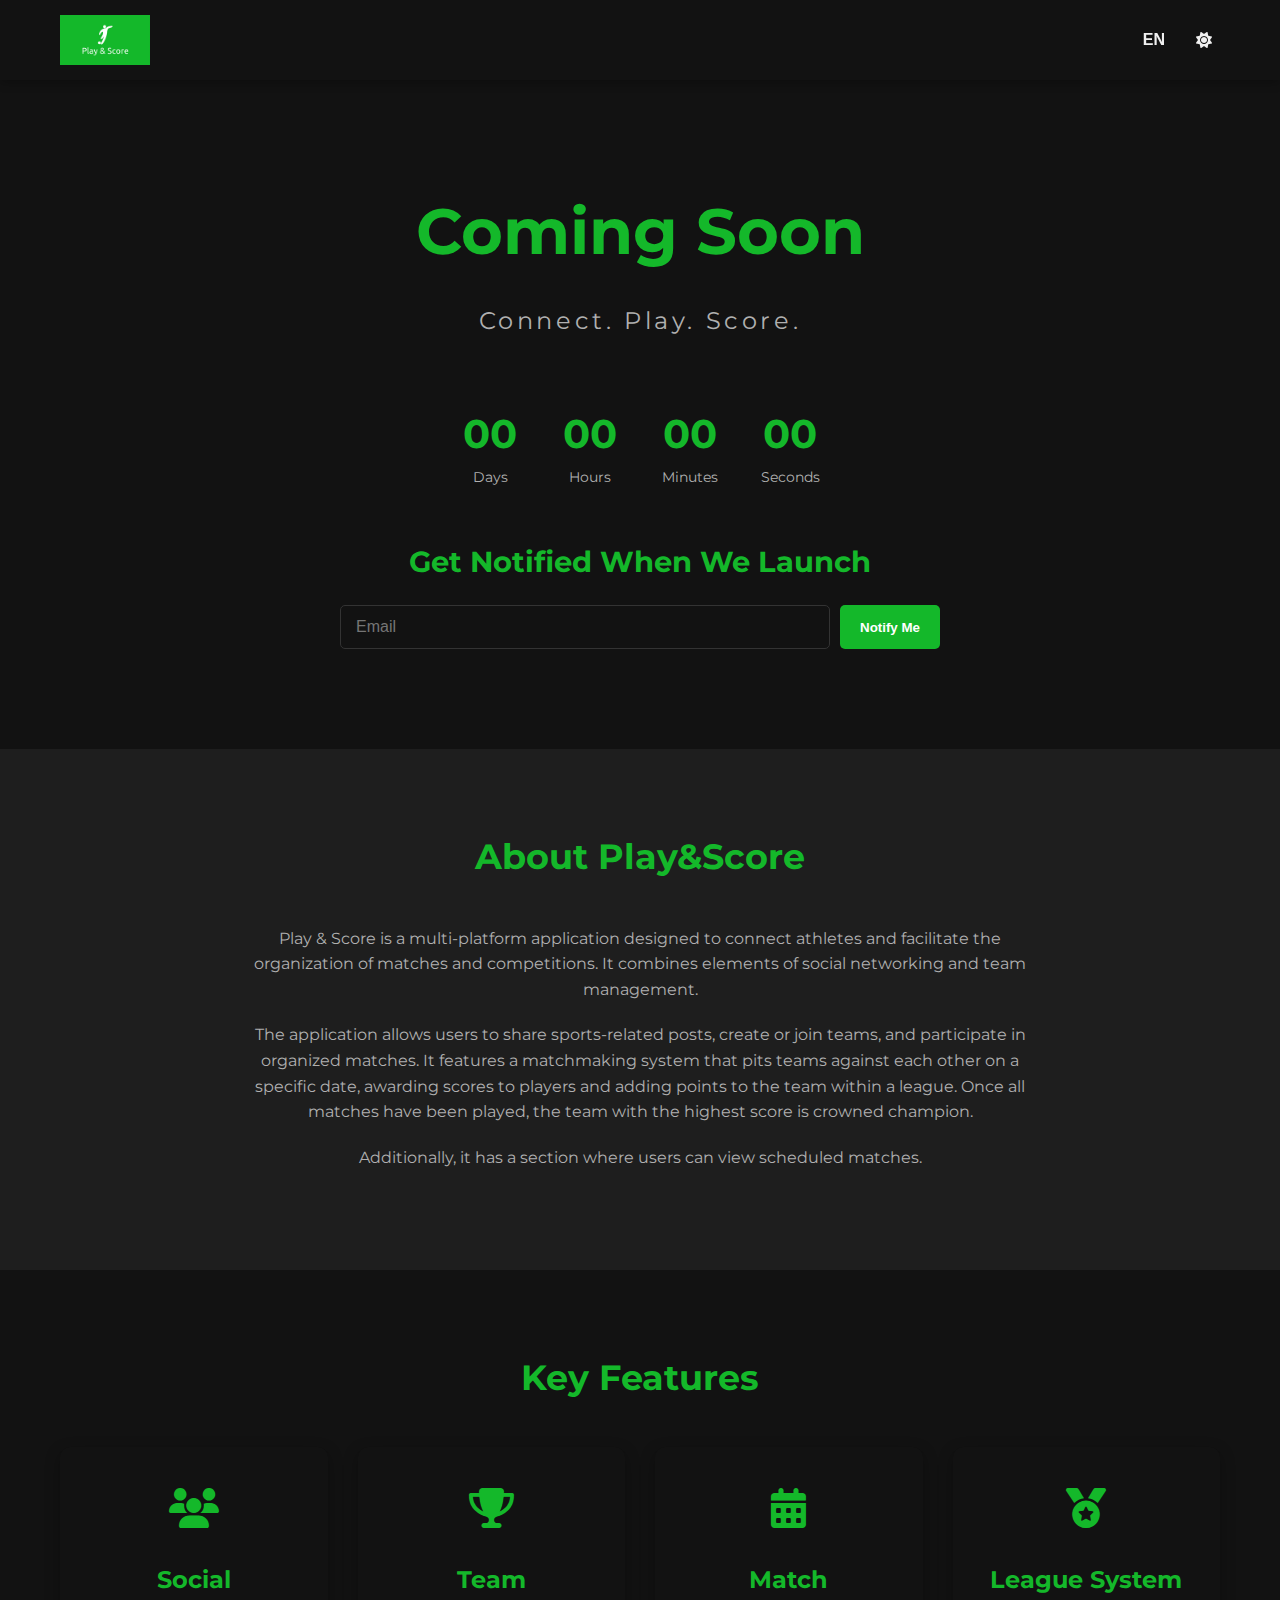
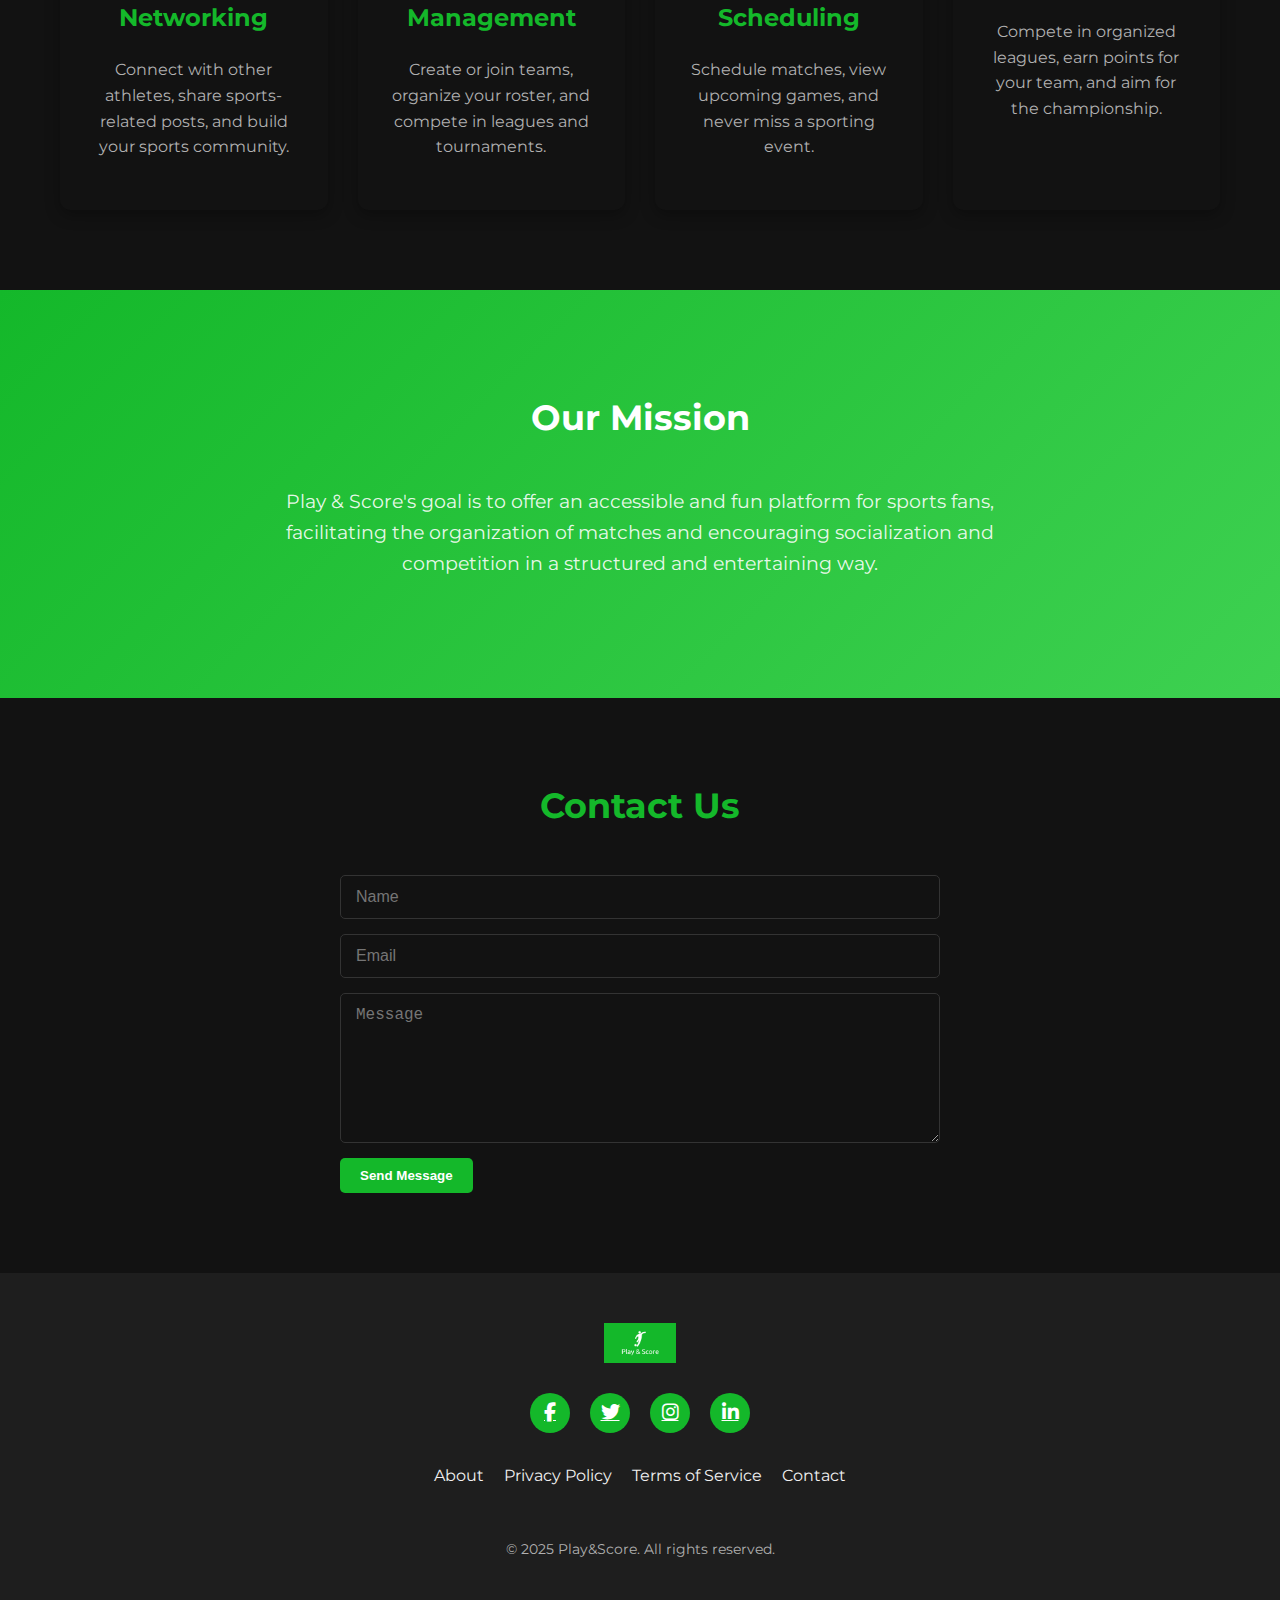
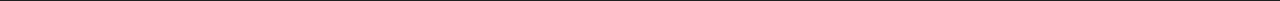
<file: index.html>
<!DOCTYPE html>
<html lang="en">
<head>
    <meta charset="UTF-8">
    <meta name="viewport" content="width=device-width, initial-scale=1.0">
    <title>Play&Score - Coming Soon</title>
    <link rel="icon" href="images/icon.png" type="image/png">
    <link rel="stylesheet" href="css/styles.css">
    <link rel="stylesheet" href="css/animations.css">
    <link rel="stylesheet" href="https://cdnjs.cloudflare.com/ajax/libs/font-awesome/6.4.0/css/all.min.css">
    <link href="https://fonts.googleapis.com/css2?family=Montserrat:wght@300;400;500;600;700&display=swap" rel="stylesheet">
</head>
<body class="light-mode">
    <!-- Animated soccer balls -->
    <div class="soccer-ball"></div>
    <div class="soccer-ball"></div>
    <div class="soccer-ball"></div>
    <div class="soccer-ball"></div>
    <div class="soccer-ball"></div>
    
    <header>
        <div class="container">
            <div class="logo-container">
                <img src="images/logoverde.png" alt="Play&Score Logo" class="logo dark-mode-logo">
                <img src="images/logoblanco.png" alt="Play&Score Logo" class="logo light-mode-logo">
            </div>
            <div class="controls">
                <button id="language-toggle" aria-label="Toggle Language">
                    <span class="current-lang">EN</span>
                </button>
                <button id="theme-toggle" aria-label="Toggle Dark Mode">
                    <i class="fas fa-moon"></i>
                </button>
            </div>
        </div>
    </header>

    <main>
        <section class="hero">
            <div class="container">
                <h1 class="coming-soon" data-en="Coming Soon" data-es="Próximamente"></h1>
                <div class="tagline">
                    <p class="typing-animation" data-en="Connect. Play. Score." data-es="Conecta. Juega. Marca."></p>
                </div>
                <div class="countdown">
                    <div class="countdown-item">
                        <span id="days">00</span>
                        <span class="countdown-label" data-en="Days" data-es="Días"></span>
                    </div>
                    <div class="countdown-item">
                        <span id="hours">00</span>
                        <span class="countdown-label" data-en="Hours" data-es="Horas"></span>
                    </div>
                    <div class="countdown-item">
                        <span id="minutes">00</span>
                        <span class="countdown-label" data-en="Minutes" data-es="Minutos"></span>
                    </div>
                    <div class="countdown-item">
                        <span id="seconds">00</span>
                        <span class="countdown-label" data-en="Seconds" data-es="Segundos"></span>
                    </div>
                </div>
                <div class="newsletter">
                    <h2 data-en="Get Notified When We Launch" data-es="Recibe una Notificación Cuando Lancemos"></h2>
                    <form target="_blank" action="https://formsubmit.co/newsletter@playscore.fun" method="POST" id="newsletter-form">
                        <input type="email" name="email" placeholder="Email" required>
                        <button type="submit" class="pulse-effect" data-en="Notify Me" data-es="Notifícame"></button>
                    </form>
                </div>
            </div>
        </section>

        <section class="about" id="about">
            <div class="container">
                <h2 data-en="About Play&Score" data-es="Acerca de Play&Score"></h2>
                <div class="about-content">
                    <div class="about-text">
                        <p data-en="Play & Score is a multi-platform application designed to connect athletes and facilitate the organization of matches and competitions. It combines elements of social networking and team management." 
                           data-es="Play & Score es una aplicación multiplataforma diseñada para conectar atletas y facilitar la organización de partidos y competiciones. Combina elementos de redes sociales y gestión de equipos."></p>
                        <p data-en="The application allows users to share sports-related posts, create or join teams, and participate in organized matches. It features a matchmaking system that pits teams against each other on a specific date, awarding scores to players and adding points to the team within a league. Once all matches have been played, the team with the highest score is crowned champion." 
                           data-es="La aplicación permite a los usuarios compartir publicaciones relacionadas con deportes, crear o unirse a equipos y participar en partidos organizados. Cuenta con un sistema de emparejamiento que enfrenta a los equipos en una fecha específica, otorgando puntuaciones a los jugadores y sumando puntos al equipo dentro de una liga. Una vez jugados todos los partidos, el equipo con mayor puntuación se corona campeón."></p>
                        <p data-en="Additionally, it has a section where users can view scheduled matches." 
                           data-es="Además, tiene una sección donde los usuarios pueden ver los partidos programados."></p>
                    </div>
                </div>
            </div>
        </section>

        <section class="features">
            <div class="container">
                <h2 data-en="Key Features" data-es="Características Principales"></h2>
                <div class="features-grid">
                    <div class="feature-card">
                        <div class="feature-icon float-animation">
                            <i class="fas fa-users"></i>
                        </div>
                        <h3 data-en="Social Networking" data-es="Red Social"></h3>
                        <p data-en="Connect with other athletes, share sports-related posts, and build your sports community." 
                           data-es="Conéctate con otros atletas, comparte publicaciones relacionadas con deportes y construye tu comunidad deportiva."></p>
                    </div>
                    <div class="feature-card">
                        <div class="feature-icon float-animation">
                            <i class="fas fa-trophy"></i>
                        </div>
                        <h3 data-en="Team Management" data-es="Gestión de Equipos"></h3>
                        <p data-en="Create or join teams, organize your roster, and compete in leagues and tournaments." 
                           data-es="Crea o únete a equipos, organiza tu plantilla y compite en ligas y torneos."></p>
                    </div>
                    <div class="feature-card">
                        <div class="feature-icon float-animation">
                            <i class="fas fa-calendar-alt"></i>
                        </div>
                        <h3 data-en="Match Scheduling" data-es="Programación de Partidos"></h3>
                        <p data-en="Schedule matches, view upcoming games, and never miss a sporting event." 
                           data-es="Programa partidos, visualiza próximos juegos y nunca te pierdas un evento deportivo."></p>
                    </div>
                    <div class="feature-card">
                        <div class="feature-icon float-animation">
                            <i class="fas fa-medal"></i>
                        </div>
                        <h3 data-en="League System" data-es="Sistema de Ligas"></h3>
                        <p data-en="Compete in organized leagues, earn points for your team, and aim for the championship." 
                           data-es="Compite en ligas organizadas, gana puntos para tu equipo y aspira al campeonato."></p>
                    </div>
                </div>
            </div>
        </section>


        <section class="mission gradient-bg">
            <div class="container">
                <h2 data-en="Our Mission" data-es="Nuestra Misión"></h2>
                <div class="mission-content">
                    <p data-en="Play & Score's goal is to offer an accessible and fun platform for sports fans, facilitating the organization of matches and encouraging socialization and competition in a structured and entertaining way." 
                       data-es="El objetivo de Play & Score es ofrecer una plataforma accesible y divertida para los aficionados al deporte, facilitando la organización de partidos y fomentando la socialización y la competición de una manera estructurada y entretenida."></p>
                </div>
            </div>
        </section>

        <section class="contact" id="contact">
            <div class="container">
                <h2 data-en="Contact Us" data-es="Contáctanos"></h2>
                <div class="contact-content">
                    <form target="_blank" action="https://formsubmit.co/contact@playscore.fun" method="POST" id="contact-form">
                        <div class="form-group">
                            <input type="text" id="name" name="name" placeholder="Name" required data-en-placeholder="Name" data-es-placeholder="Nombre">
                        </div>
                        <div class="form-group">
                            <input type="email" name="email" id="email" placeholder="Email" required>
                        </div>
                        <div class="form-group">
                            <textarea id="message" name="message" placeholder="Message" required data-en-placeholder="Message" data-es-placeholder="Mensaje"></textarea>
                        </div>
                        <button type="submit" class="pulse-effect" data-en="Send Message" data-es="Enviar Mensaje"></button>
                    </form>
                </div>
            </div>
        </section>
    </main>

    <footer>
        <div class="container">
            <div class="footer-content">
                <div class="footer-logo">
                    <img src="images/logoverde.png" alt="Play&Score Logo" class="logo-small dark-mode-logo">
                    <img src="images/logoblanco.png" alt="Play&Score Logo" class="logo-small light-mode-logo">
                </div>
                <div class="social-links">
                    <a href="#" aria-label="Facebook"><i class="fab fa-facebook-f"></i></a>
                    <a href="#" aria-label="Twitter"><i class="fab fa-twitter"></i></a>
                    <a href="#" aria-label="Instagram"><i class="fab fa-instagram"></i></a>
                    <a href="#" aria-label="LinkedIn"><i class="fab fa-linkedin-in"></i></a>
                </div>
                <div class="footer-nav">
                    <a href="#about" data-en="About" data-es="Acerca de"></a>
                    <a href="#" data-en="Privacy Policy" data-es="Política de Privacidad"></a>
                    <a href="#" data-en="Terms of Service" data-es="Términos de Servicio"></a>
                    <a href="#contact" data-en="Contact" data-es="Contacto"></a>
                </div>
                <div class="copyright">
                    <p>&copy; 2025 Play&Score. <span data-en="All rights reserved." data-es="Todos los derechos reservados."></span></p>
                </div>
            </div>
        </div>
    </footer>

    <script src="js/countdown.js"></script>
    <script src="js/language.js"></script>
    <script src="js/theme.js"></script>
    <script src="js/ball-animation.js"></script>
    <script src="js/main.js"></script>
</body>
</html>
</file>
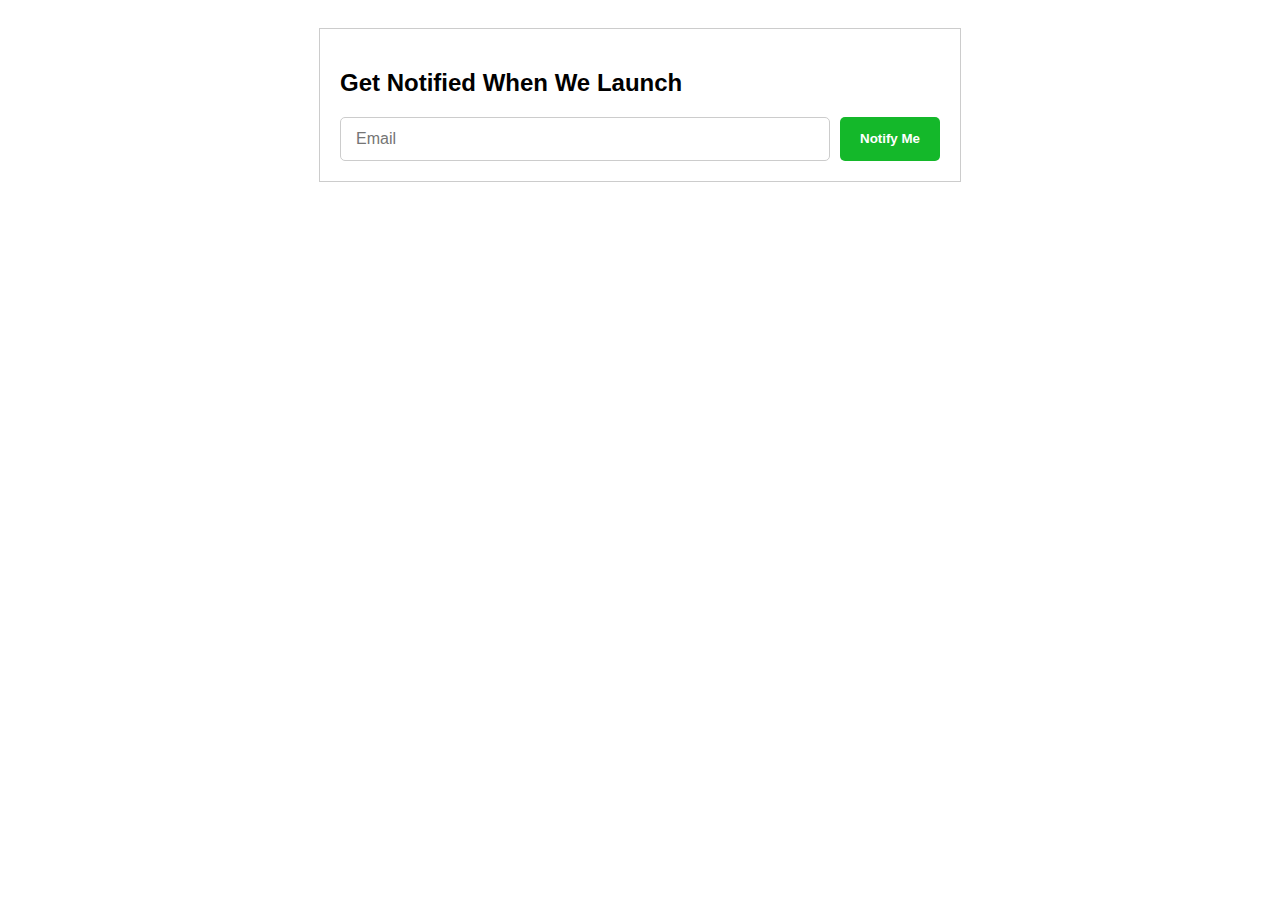
<file: test-newsletter.html>
<!DOCTYPE html>
<html lang="en">
<head>
    <meta charset="UTF-8">
    <meta name="viewport" content="width=device-width, initial-scale=1.0">
    <title>Test Newsletter Form</title>
    <style>
        body {
            font-family: Arial, sans-serif;
            padding: 20px;
        }
        .newsletter {
            max-width: 600px;
            margin: 0 auto;
            border: 1px solid #ccc;
            padding: 20px;
            position: relative;
        }
        .newsletter form {
            display: flex;
            gap: 10px;
            position: relative;
        }
        .newsletter input {
            flex: 1;
            padding: 12px 15px;
            border: 1px solid #ccc;
            border-radius: 5px;
            font-size: 1rem;
        }
        .newsletter button {
            background-color: #14b82a;
            color: white;
            border: none;
            padding: 10px 20px;
            border-radius: 5px;
            cursor: pointer;
            font-weight: 600;
        }
        .message {
            color: #28a745;
            margin-top: 10px;
            position: absolute;
            right: 0;
            text-align: right;
        }
    </style>
</head>
<body>
    <div class="newsletter">
        <h2>Get Notified When We Launch</h2>
        <form id="newsletter-form">
            <input type="email" placeholder="Email" required>
            <button type="submit">Notify Me</button>
        </form>
    </div>

    <script>
        document.getElementById('newsletter-form').addEventListener('submit', function(e) {
            e.preventDefault();
            const emailInput = this.querySelector('input[type="email"]');
            const email = emailInput.value.trim();
            
            if (email) {
                // Clear the input
                emailInput.value = '';
                
                // Create and show success message
                const successMessage = document.createElement('p');
                successMessage.textContent = 'Thank you! We\'ll notify you when we launch.';
                successMessage.style.color = '#28a745';
                successMessage.style.marginTop = '15px';
                successMessage.style.textAlign = 'center';
                successMessage.style.width = '100%';
                
                // Remove any existing message
                const existingMessage = document.querySelector('.message');
                if (existingMessage) {
                    existingMessage.remove();
                }
                
                successMessage.classList.add('message');
                
                // Append the message after the form
                this.parentNode.insertBefore(successMessage, this.nextSibling);
                
                // Remove message after 5 seconds
                setTimeout(() => {
                    successMessage.remove();
                }, 5000);
            }
        });
    </script>
</body>
</html>
</file>
<file: css/styles.css>
:root {
    --primary-color: #14b82a;
    --primary-dark: #0e8a1f;
    --primary-light: #4cd95e;
    --text-color: #333333;
    --text-light: #666666;
    --background-color: #ffffff;
    --background-alt: #f5f5f5;
    --border-color: #e0e0e0;
    --shadow-color: rgba(0, 0, 0, 0.1);
    --success-color: #28a745;
    --error-color: #dc3545;
    --transition-speed: 0.3s;
}

.dark-mode {
    --text-color: #f0f0f0;
    --text-light: #b0b0b0;
    --background-color: #121212;
    --background-alt: #1e1e1e;
    --border-color: #333333;
    --shadow-color: rgba(0, 0, 0, 0.3);
}

* {
    margin: 0;
    padding: 0;
    box-sizing: border-box;
}

html {
    scroll-behavior: smooth;
}

body {
    font-family: 'Montserrat', sans-serif;
    line-height: 1.6;
    color: var(--text-color);
    background-color: var(--background-color);
    transition: background-color var(--transition-speed), color var(--transition-speed);
}

.container {
    width: 100%;
    max-width: 1200px;
    margin: 0 auto;
    padding: 0 20px;
}

/* Header Styles */
header {
    position: fixed;
    top: 0;
    left: 0;
    width: 100%;
    background-color: var(--background-color);
    box-shadow: 0 2px 10px var(--shadow-color);
    z-index: 1000;
    padding: 15px 0;
    transition: background-color var(--transition-speed);
}

header .container {
    display: flex;
    justify-content: space-between;
    align-items: center;
}

.logo-container {
    display: flex;
    align-items: center;
}

.logo {
    height: 50px;
    width: auto;
}

.dark-mode-logo {
    display: none;
}

.light-mode-logo {
    display: block;
}

.dark-mode .dark-mode-logo {
    display: block;
}

.dark-mode .light-mode-logo {
    display: none;
}

.controls {
    display: flex;
    gap: 15px;
}

button {
    background-color: var(--primary-color);
    color: white;
    border: none;
    padding: 10px 20px;
    border-radius: 5px;
    cursor: pointer;
    font-weight: 600;
    transition: background-color var(--transition-speed);
}

button:hover {
    background-color: var(--primary-dark);
}

#language-toggle, #theme-toggle {
    background-color: transparent;
    color: var(--text-color);
    font-size: 1rem;
    padding: 8px;
    border-radius: 50%;
    display: flex;
    align-items: center;
    justify-content: center;
    transition: background-color var(--transition-speed), color var(--transition-speed);
}

#language-toggle:hover, #theme-toggle:hover {
    background-color: var(--background-alt);
}

/* Main Content Styles */
main {
    padding-top: 80px;
}

section {
    padding: 80px 0;
}

section:nth-child(even) {
    background-color: var(--background-alt);
}

h1, h2, h3 {
    color: var(--primary-color);
    margin-bottom: 20px;
}

h1 {
    font-size: 3rem;
    text-align: center;
}

h2 {
    font-size: 2.2rem;
    text-align: center;
    margin-bottom: 40px;
}

h3 {
    font-size: 1.5rem;
}

p {
    margin-bottom: 20px;
    color: var(--text-light);
}

/* Hero Section */
.hero {
    text-align: center;
    padding: 100px 0;
}

.coming-soon {
    font-size: 4rem;
    margin-bottom: 20px;
    animation: fadeIn 1s ease-in-out;
}

.tagline {
    font-size: 1.5rem;
    margin-bottom: 50px;
    animation: fadeIn 1.5s ease-in-out;
}

@keyframes fadeIn {
    from {
        opacity: 0;
        transform: translateY(20px);
    }
    to {
        opacity: 1;
        transform: translateY(0);
    }
}

/* Countdown Styles */
.countdown {
    display: flex;
    justify-content: center;
    gap: 20px;
    margin-bottom: 50px;
}

.countdown-item {
    display: flex;
    flex-direction: column;
    align-items: center;
    min-width: 80px;
}

.countdown-item span:first-child {
    font-size: 2.5rem;
    font-weight: 700;
    color: var(--primary-color);
}

.countdown-label {
    font-size: 0.9rem;
    color: var(--text-light);
}

/* Newsletter Styles */
.newsletter {
    max-width: 600px;
    margin: 0 auto;
}

.newsletter h2 {
    font-size: 1.8rem;
    margin-bottom: 20px;
}

.newsletter form {
    display: flex;
    gap: 10px;
}

.newsletter input {
    flex: 1;
    padding: 12px 15px;
    border: 1px solid var(--border-color);
    border-radius: 5px;
    font-size: 1rem;
    background-color: var(--background-color);
    color: var(--text-color);
    transition: border-color var(--transition-speed), background-color var(--transition-speed), color var(--transition-speed);
}

.newsletter input:focus {
    outline: none;
    border-color: var(--primary-color);
}

/* About Section */
.about-content {
    max-width: 800px;
    margin: 0 auto;
    text-align: center;
}

/* Features Section */
.features-grid {
    display: grid;
    grid-template-columns: repeat(auto-fit, minmax(250px, 1fr));
    gap: 30px;
    margin-top: 40px;
}

.feature-card {
    background-color: var(--background-color);
    border-radius: 10px;
    padding: 30px;
    box-shadow: 0 5px 15px var(--shadow-color);
    text-align: center;
    transition: transform var(--transition-speed), box-shadow var(--transition-speed), background-color var(--transition-speed);
}

.feature-card:hover {
    transform: translateY(-5px);
    box-shadow: 0 8px 25px var(--shadow-color);
}

.feature-icon {
    font-size: 2.5rem;
    color: var(--primary-color);
    margin-bottom: 20px;
}

/* Admin Platform Section */
.admin-content {
    max-width: 800px;
    margin: 0 auto;
    text-align: center;
}

/* Mission Section */
.mission {
    background-color: var(--primary-color);
    color: white;
    padding: 100px 0;
}

.mission h2 {
    color: white;
}

.mission-content {
    max-width: 800px;
    margin: 0 auto;
    text-align: center;
}

.mission-content p {
    color: rgba(255, 255, 255, 0.9);
    font-size: 1.2rem;
}

/* Contact Section */
.contact-content {
    max-width: 600px;
    margin: 0 auto;
}

#contact-form {
    display: flex;
    flex-direction: column;
    gap: 15px;
}

.form-group {
    display: flex;
    flex-direction: column;
}

#contact-form input,
#contact-form textarea {
    padding: 12px 15px;
    border: 1px solid var(--border-color);
    border-radius: 5px;
    font-size: 1rem;
    background-color: var(--background-color);
    color: var(--text-color);
    transition: border-color var(--transition-speed), background-color var(--transition-speed), color var(--transition-speed);
}

#contact-form input:focus,
#contact-form textarea:focus {
    outline: none;
    border-color: var(--primary-color);
}

#contact-form textarea {
    min-height: 150px;
    resize: vertical;
}

#contact-form button {
    align-self: flex-start;
}

/* Footer Styles */
footer {
    background-color: var(--background-alt);
    padding: 50px 0 20px;
}

.footer-content {
    display: flex;
    flex-direction: column;
    align-items: center;
    gap: 30px;
}

.logo-small {
    height: 40px;
    width: auto;
}

.logo-small.dark-mode-logo {
    display: none;
}

.logo-small.light-mode-logo {
    display: block;
}

.dark-mode .logo-small.dark-mode-logo {
    display: block;
}

.dark-mode .logo-small.light-mode-logo {
    display: none;
}

.social-links {
    display: flex;
    gap: 20px;
}

.social-links a {
    display: flex;
    align-items: center;
    justify-content: center;
    width: 40px;
    height: 40px;
    border-radius: 50%;
    background-color: var(--primary-color);
    color: white;
    font-size: 1.2rem;
    transition: background-color var(--transition-speed), transform var(--transition-speed);
}

.social-links a:hover {
    background-color: var(--primary-dark);
    transform: translateY(-3px);
}

.footer-nav {
    display: flex;
    gap: 20px;
    flex-wrap: wrap;
    justify-content: center;
}

.footer-nav a {
    color: var(--text-color);
    text-decoration: none;
    transition: color var(--transition-speed);
}

.footer-nav a:hover {
    color: var(--primary-color);
}

.copyright {
    margin-top: 20px;
    text-align: center;
    color: var(--text-light);
    font-size: 0.9rem;
}

/* Responsive Styles */
@media (max-width: 768px) {
    h1 {
        font-size: 2.5rem;
    }
    
    h2 {
        font-size: 1.8rem;
    }
    
    .coming-soon {
        font-size: 3rem;
    }
    
    .countdown {
        flex-wrap: wrap;
    }
    
    .newsletter form {
        flex-direction: column;
    }
    
    .newsletter button {
        width: 100%;
    }
    
    .features-grid {
        grid-template-columns: 1fr;
    }
}

@media (max-width: 480px) {
    .coming-soon {
        font-size: 2.5rem;
    }
    
    .countdown-item {
        min-width: 60px;
    }
    
    .countdown-item span:first-child {
        font-size: 2rem;
    }
    
    .footer-nav {
        flex-direction: column;
        align-items: center;
        gap: 15px;
    }
}
</file>
<file: css/animations.css>
/* Animations for Play&Score Coming Soon Page */

/* Soccer Ball Animation */
.soccer-ball {
    position: absolute;
    width: 30px;
    height: 30px;
    background-image: url('../images/football.png');
    background-size: contain;
    background-repeat: no-repeat;
    z-index: 100;
    opacity: 0.8;
    transition: transform 0.3s ease;
    /* Start balls off-screen */
    left: -100px;
}

/* Initialize balls with JavaScript for random movement */
.soccer-ball:nth-child(1) {
    width: 30px;
    height: 30px;
    top: 25%;
}

.soccer-ball:nth-child(2) {
    width: 20px;
    height: 20px;
    top: 40%;
}

.soccer-ball:nth-child(3) {
    width: 25px;
    height: 25px;
    top: 70%;
}

.soccer-ball:nth-child(4) {
    width: 15px;
    height: 15px;
    top: 15%;
}

.soccer-ball:nth-child(5) {
    width: 22px;
    height: 22px;
    top: 60%;
}

/* Ball animations will be applied via JavaScript for randomness */
@keyframes ball-movement-1 {
    0% { left: -50px; top: 20%; transform: rotate(0deg); }
    100% { left: calc(100% + 50px); top: 60%; transform: rotate(360deg); }
}

@keyframes ball-movement-2 {
    0% { left: -50px; top: 70%; transform: rotate(0deg); }
    100% { left: calc(100% + 50px); top: 30%; transform: rotate(360deg); }
}

@keyframes ball-movement-3 {
    0% { left: -50px; top: 40%; transform: rotate(0deg); }
    100% { left: calc(100% + 50px); top: 10%; transform: rotate(360deg); }
}

@keyframes ball-movement-4 {
    0% { left: -50px; top: 10%; transform: rotate(0deg); }
    100% { left: calc(100% + 50px); top: 50%; transform: rotate(360deg); }
}

@keyframes ball-movement-5 {
    0% { left: -50px; top: 50%; transform: rotate(0deg); }
    100% { left: calc(100% + 50px); top: 20%; transform: rotate(360deg); }
}

/* Pulsing Effect for Call-to-Action Buttons */
.pulse-effect {
    animation: pulse 2s infinite;
}

@keyframes pulse {
    0% {
        transform: scale(1);
        box-shadow: 0 0 0 0 rgba(20, 184, 42, 0.7);
    }
    70% {
        transform: scale(1.05);
        box-shadow: 0 0 0 10px rgba(20, 184, 42, 0);
    }
    100% {
        transform: scale(1);
        box-shadow: 0 0 0 0 rgba(20, 184, 42, 0);
    }
}

/* Floating Animation for Icons */
.float-animation {
    animation: float 3s ease-in-out infinite;
}

@keyframes float {
    0% {
        transform: translateY(0px);
    }
    50% {
        transform: translateY(-10px);
    }
    100% {
        transform: translateY(0px);
    }
}

/* Background Gradient Animation */
.gradient-bg {
    background: linear-gradient(-45deg, #14b82a, #0e8a1f, #4cd95e, #14b82a);
    background-size: 400% 400%;
    animation: gradient 15s ease infinite;
}

@keyframes gradient {
    0% {
        background-position: 0% 50%;
    }
    50% {
        background-position: 100% 50%;
    }
    100% {
        background-position: 0% 50%;
    }
}

/* Typing Animation for Tagline */
.typing-animation {
    position: relative;
    display: inline-block;
    white-space: nowrap;
    margin: 0 auto;
    letter-spacing: .15em;
    overflow: hidden;
    animation: typing 3.5s steps(40, end) forwards;
}

.typing-animation::after {
    content: '';
    position: absolute;
    right: -5px;
    top: 0;
    height: 100%;
    width: 3px;
    background-color: var(--primary-color);
    animation:
        blink-caret .75s step-end infinite,
        hide-cursor 1s 4.5s forwards; /* Hide cursor 1s after typing finishes */
}

@keyframes typing {
    from { width: 0 }
    to { width: 100% }
}

@keyframes blink-caret {
    from, to { opacity: 0 }
    50% { opacity: 1 }
}

@keyframes hide-cursor {
    to { opacity: 0 }
}
</file>
